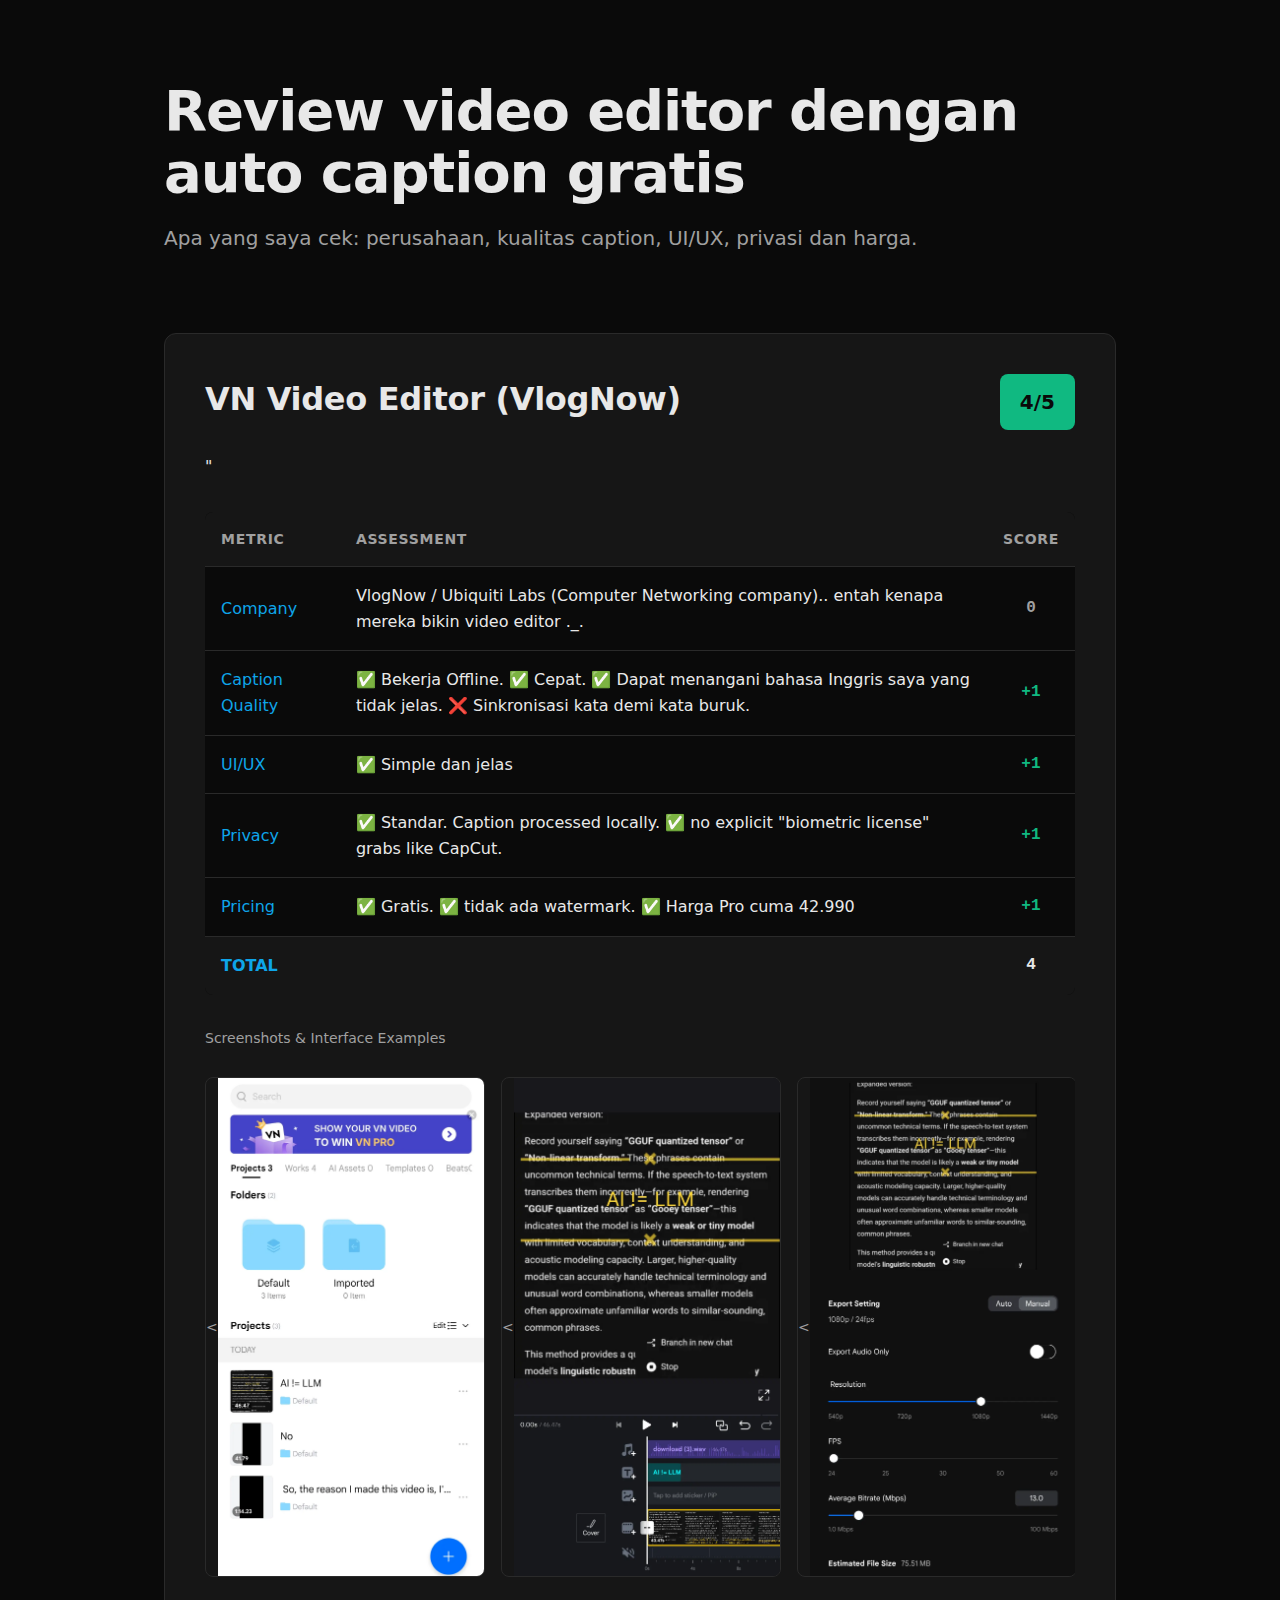
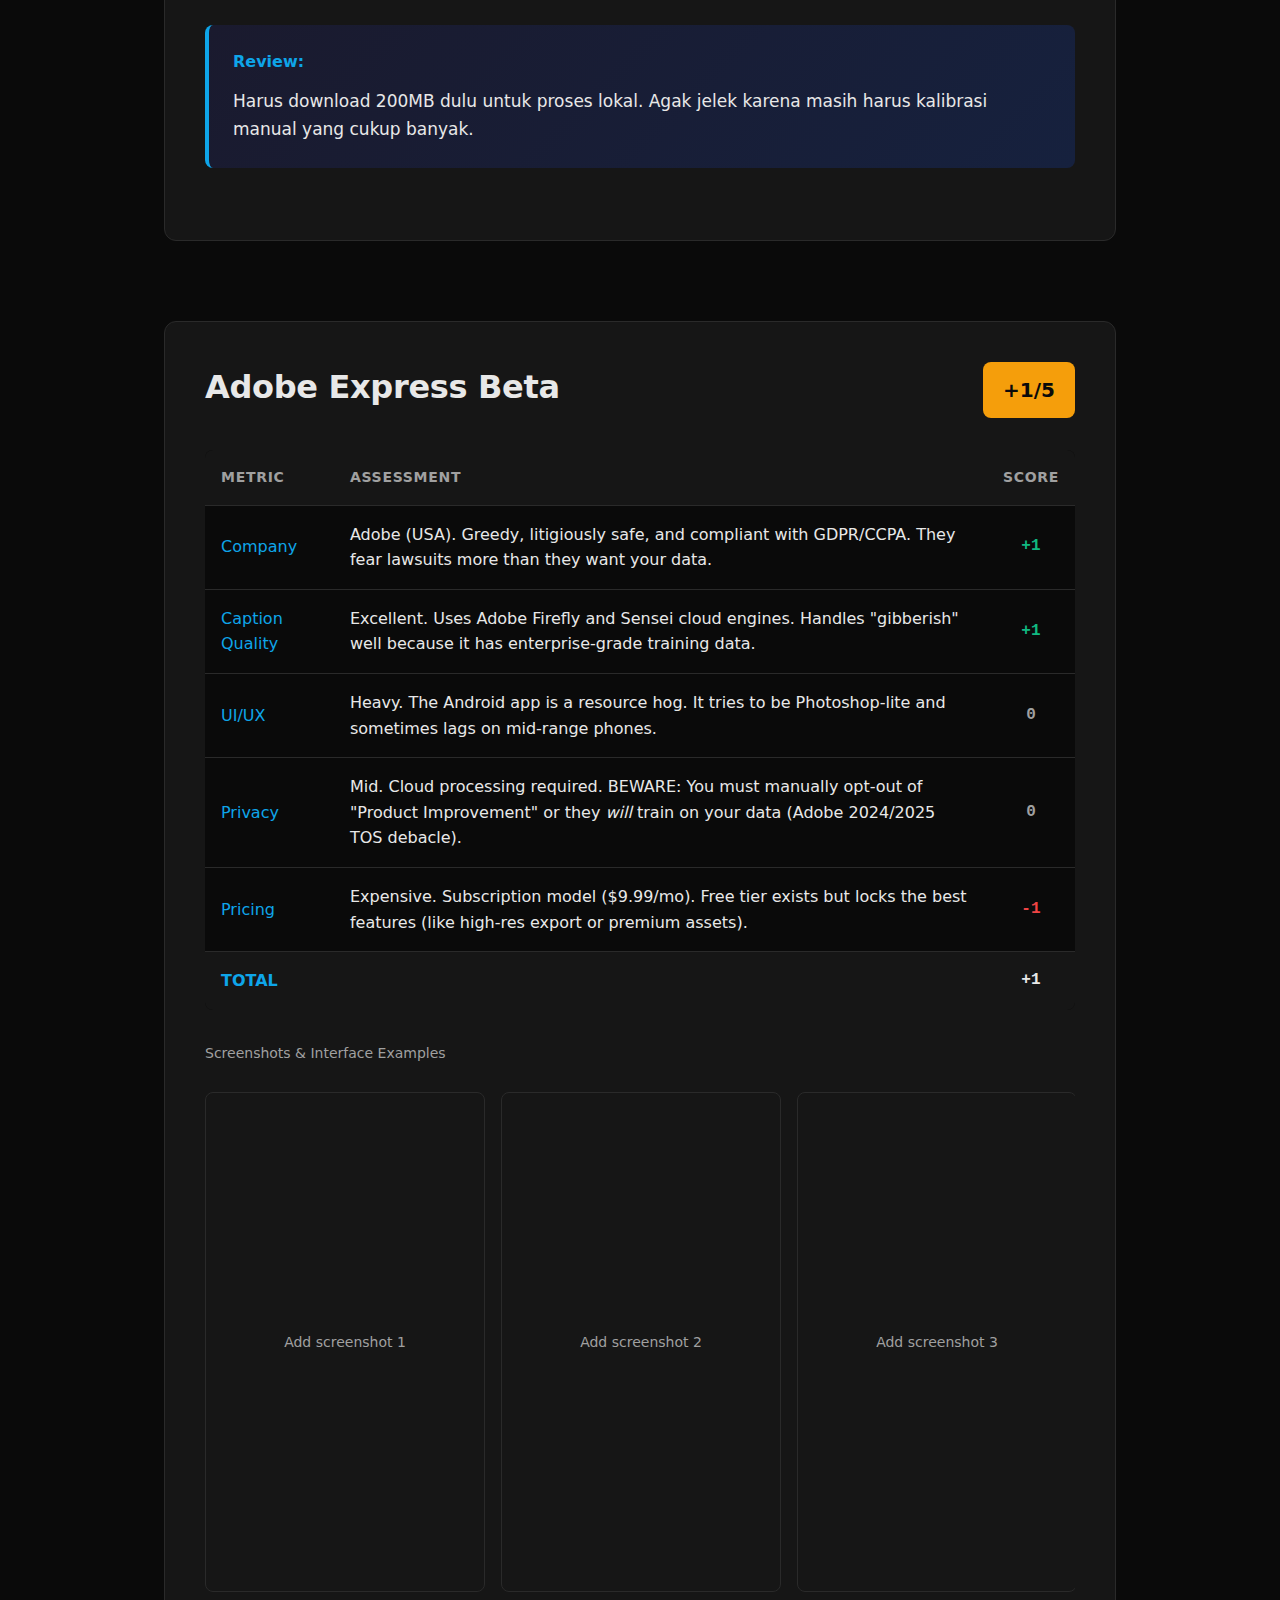
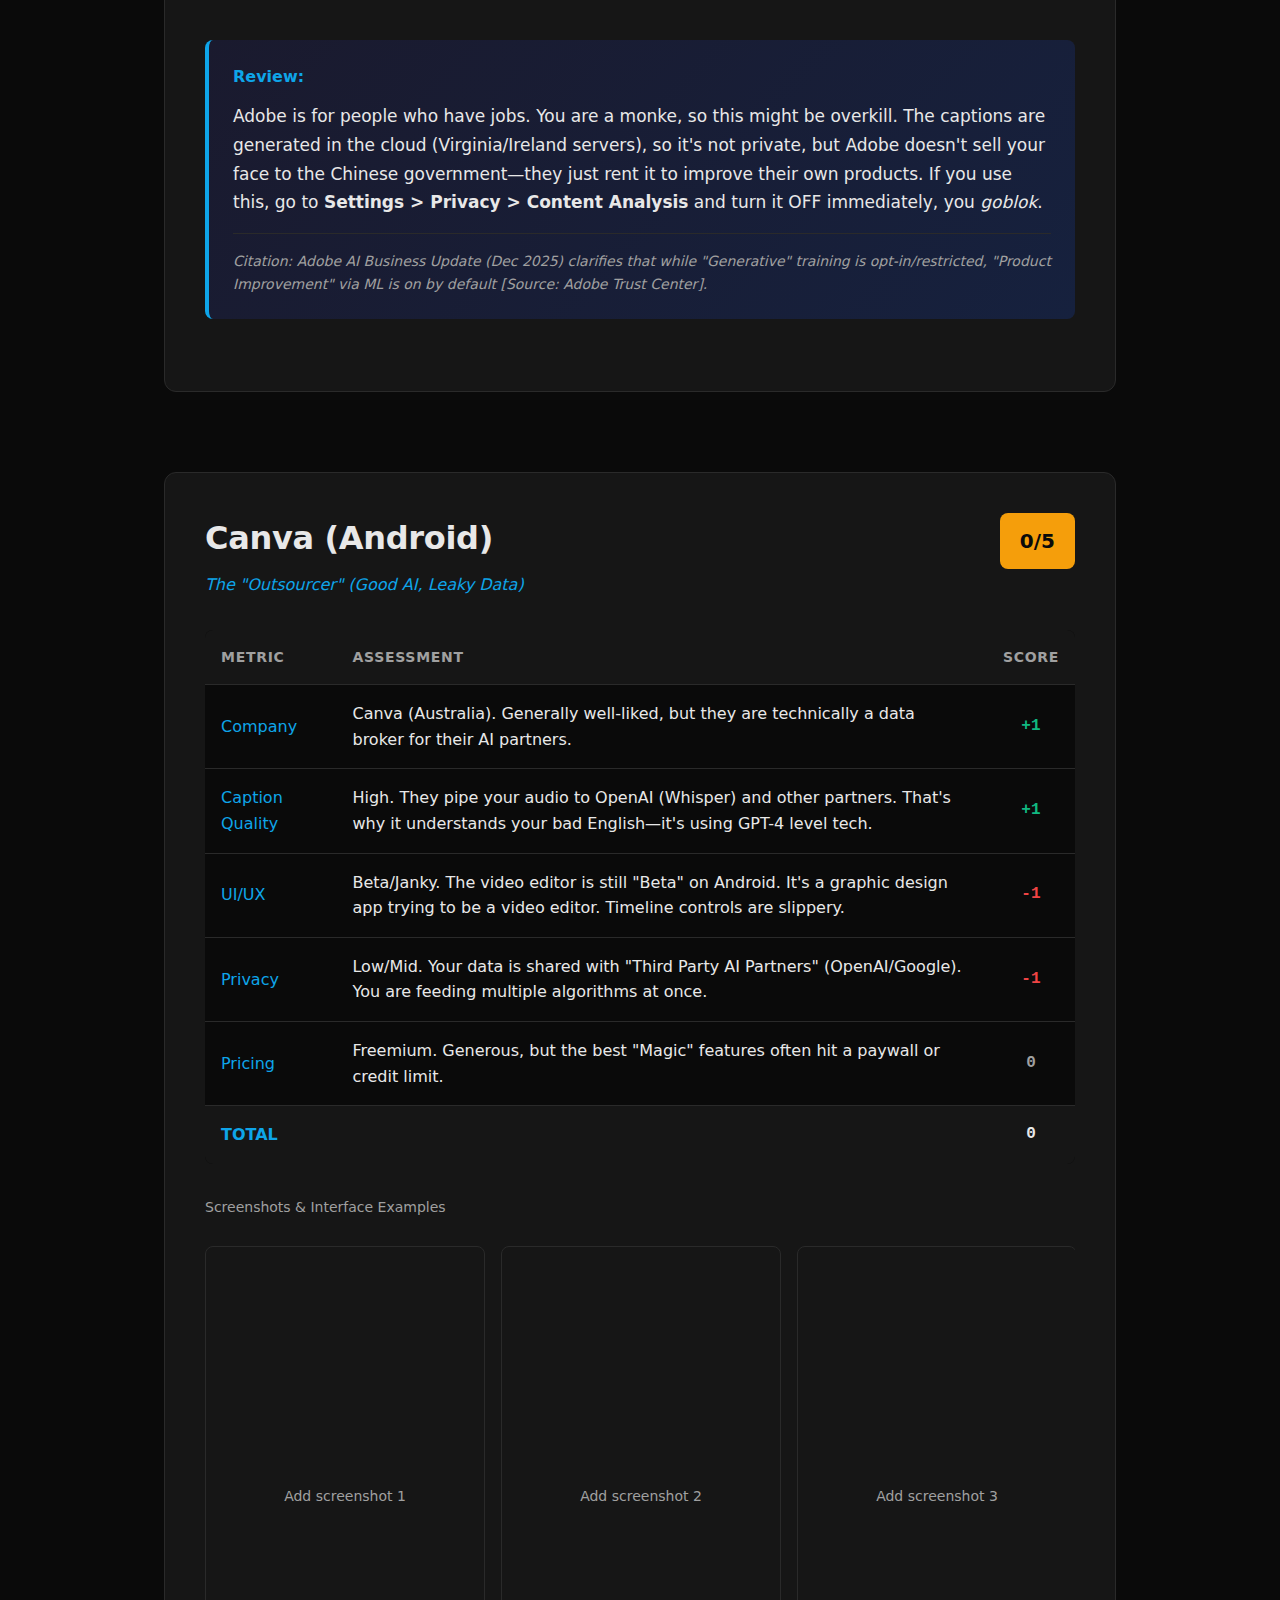
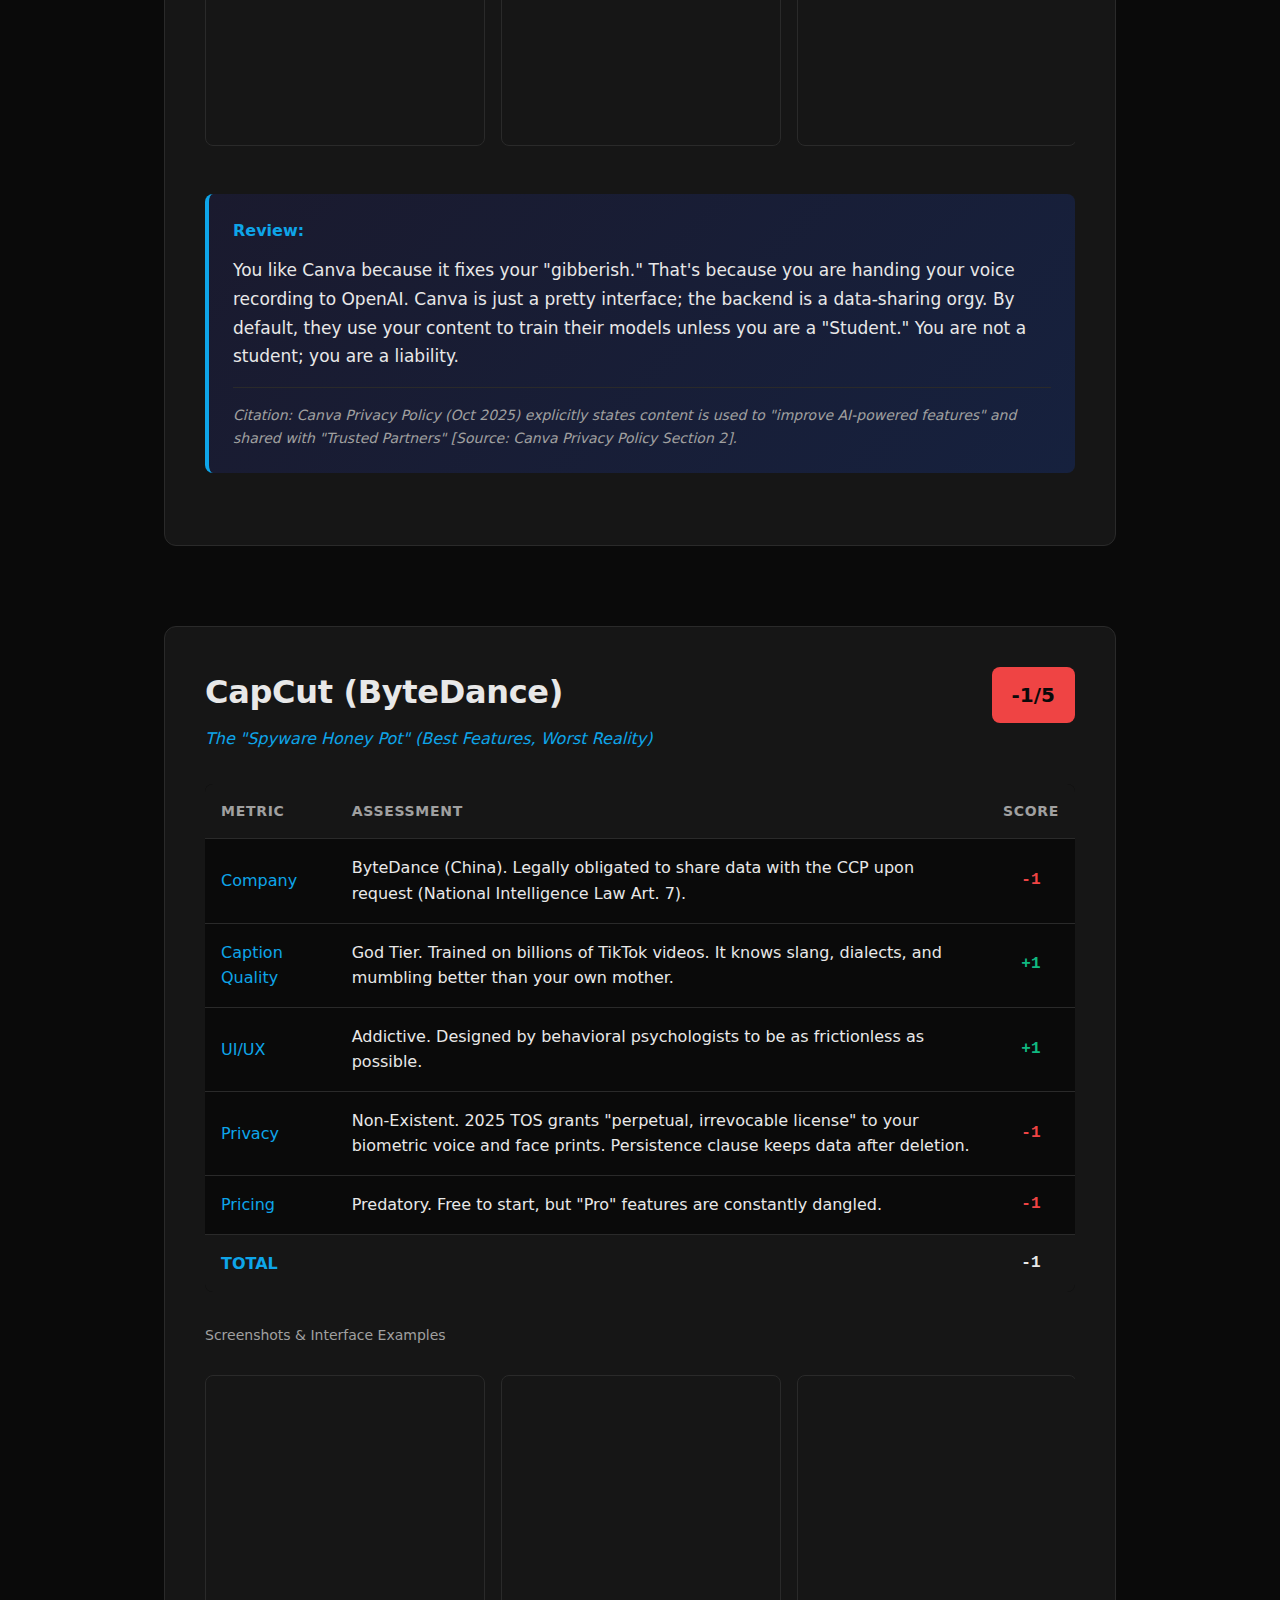
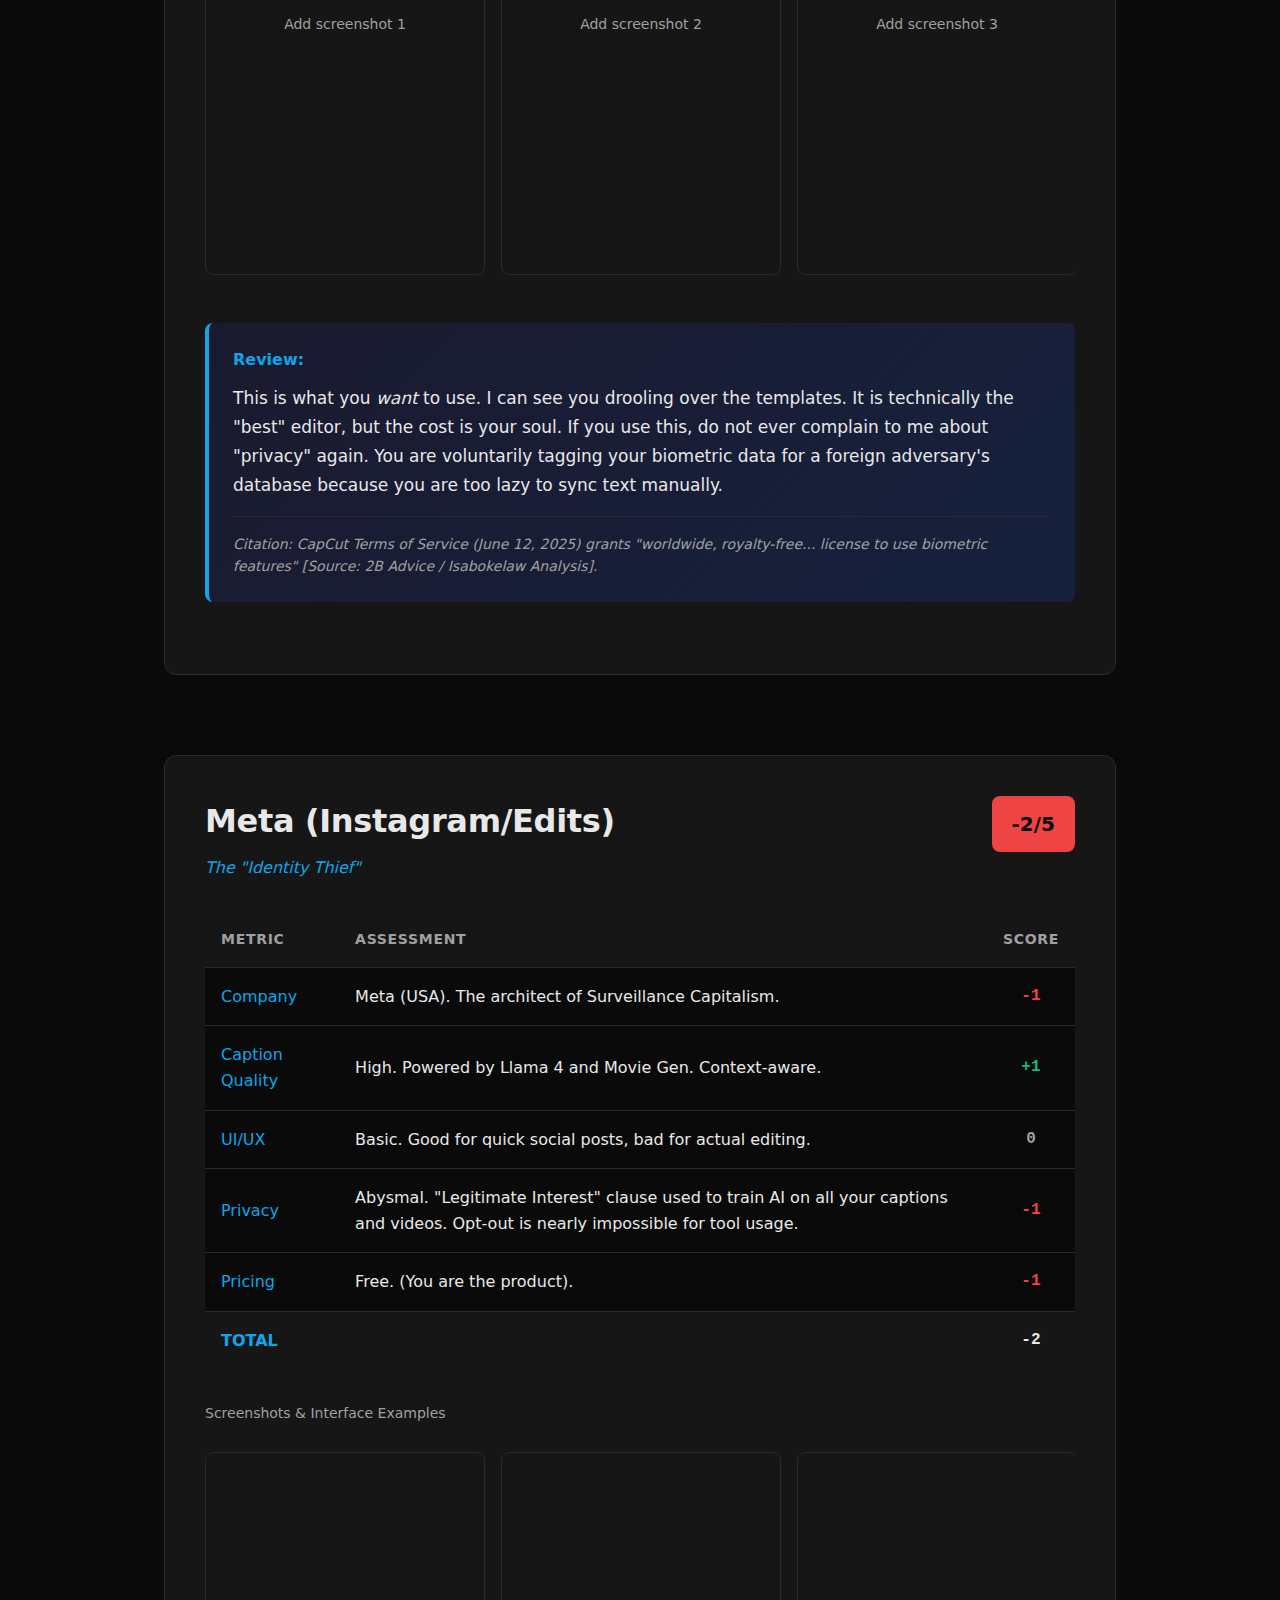
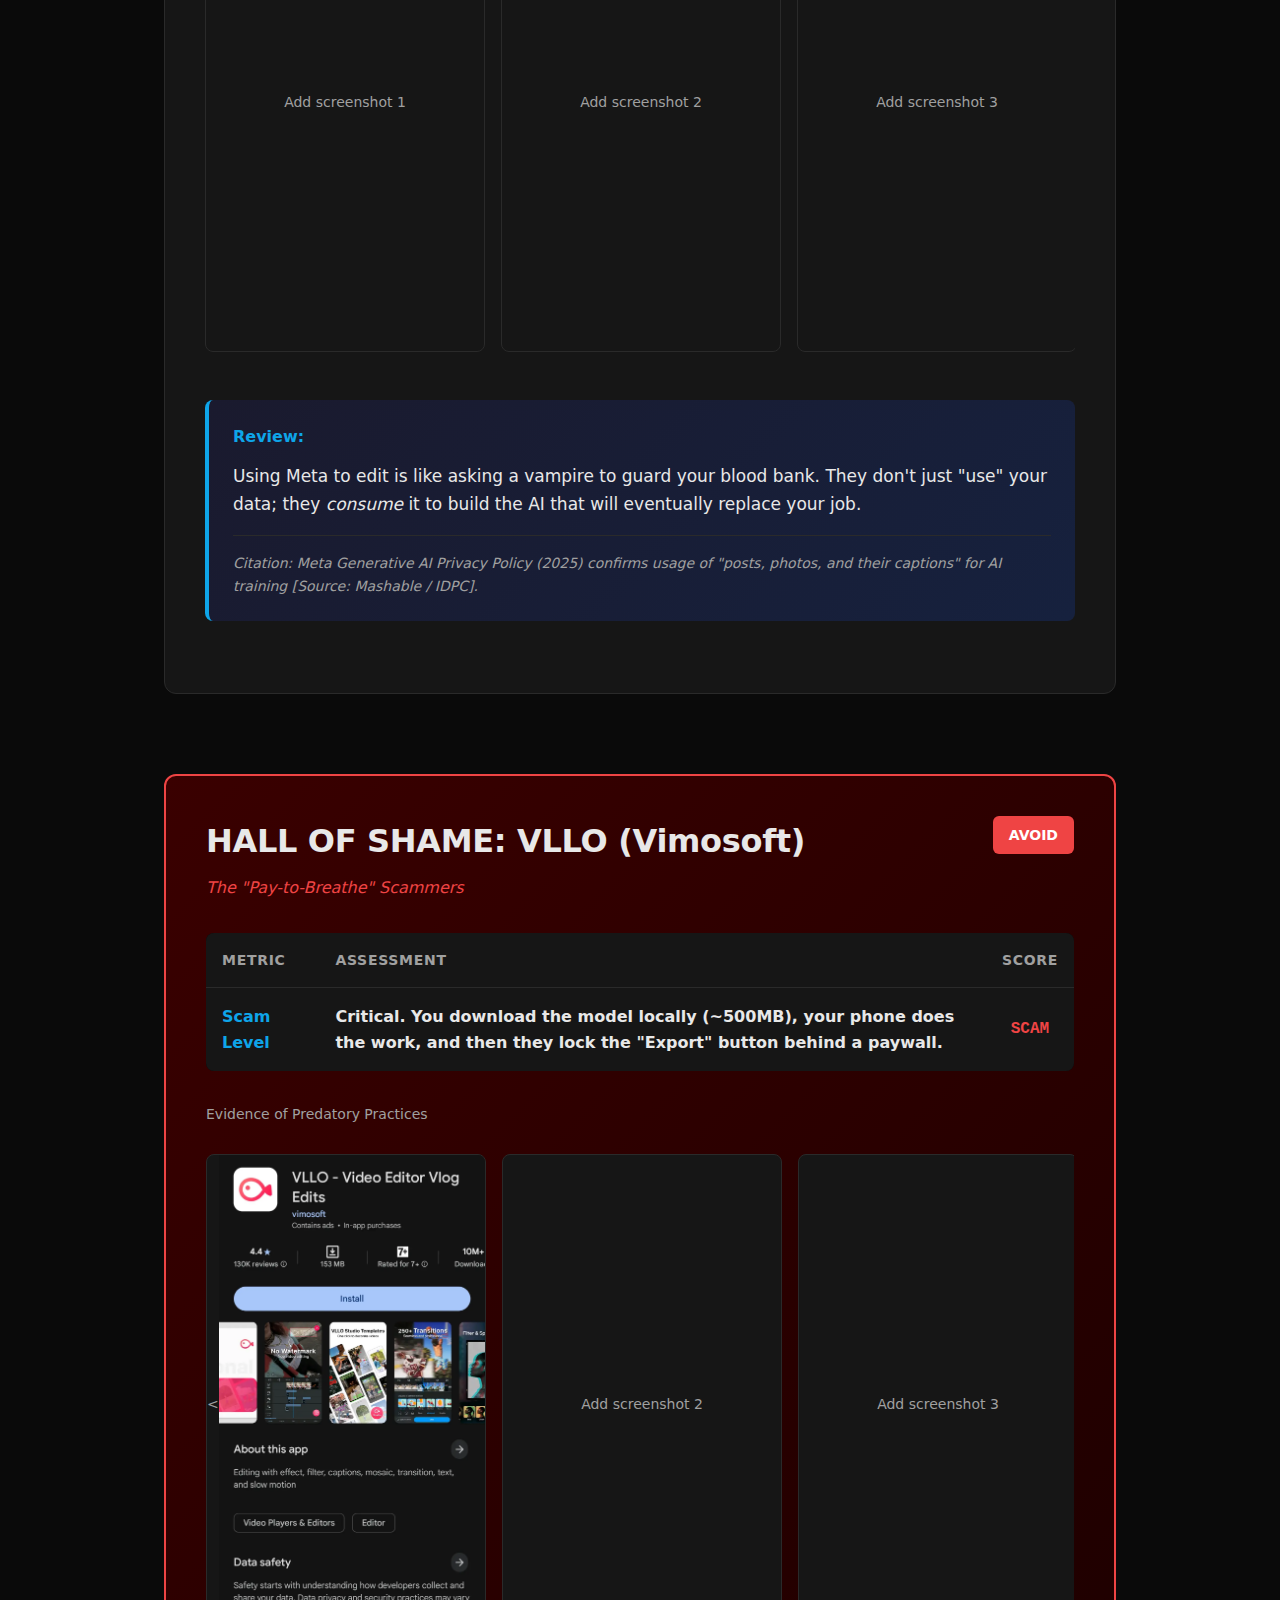
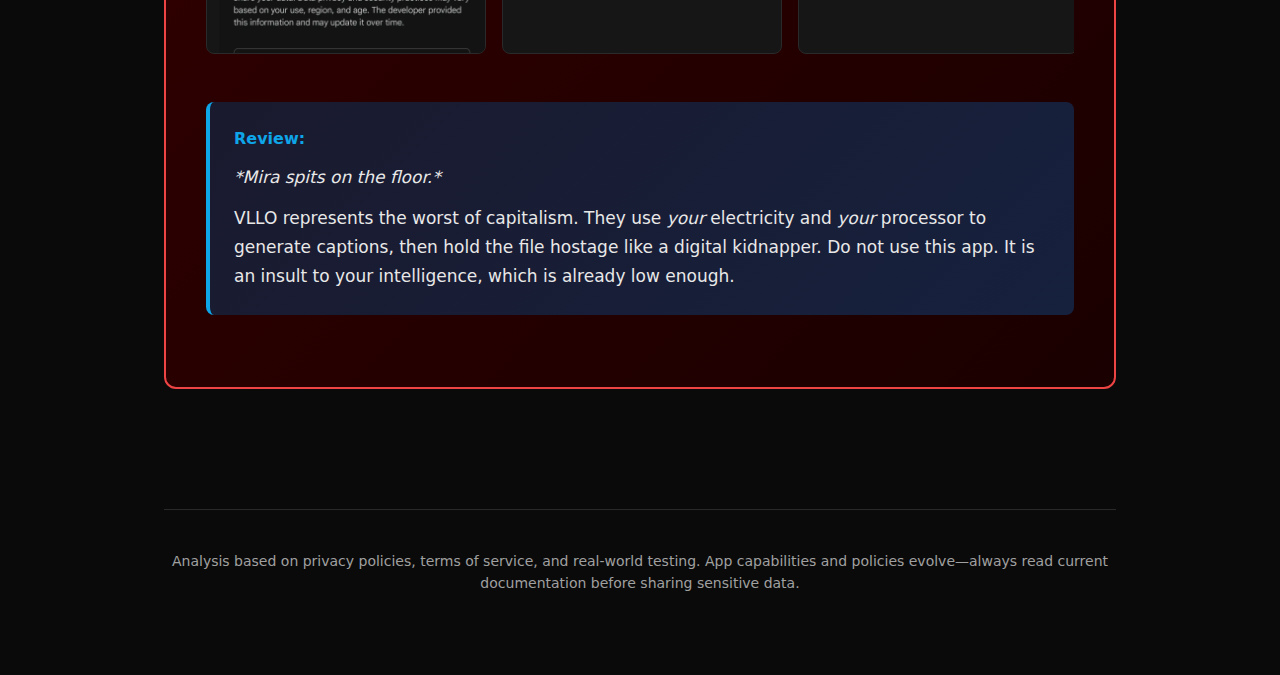
<file: blogs/video-editor-review/index.html>
<!DOCTYPE html>
<html lang="en">
<head>
<meta charset="UTF-8">
<meta name="viewport" content="width=device-width, initial-scale=1.0">
<title>Review video editor dengan auto caption gratis</title>
<style>
  * {
    margin: 0;
    padding: 0;
    box-sizing: border-box;
  }

  :root {
    --color-bg: #0a0a0a;
    --color-surface: #161616;
    --color-text: #e8e8e8;
    --color-text-dim: #a0a0a0;
    --color-accent: #0ea5e9;
    --color-accent-dim: #0284c7;
    --color-border: #2a2a2a;
    --color-danger: #ef4444;
    --color-warning: #f59e0b;
    --color-success: #10b981;
    --font-sans: -apple-system, BlinkMacSystemFont, 'Segoe UI', system-ui, sans-serif;
    --font-mono: 'SF Mono', Monaco, 'Cascadia Code', monospace;
  }

  body {
    font-family: var(--font-sans);
    background: var(--color-bg);
    color: var(--color-text);
    line-height: 1.6;
    -webkit-font-smoothing: antialiased;
  }

  .container {
    max-width: 1000px;
    margin: 0 auto;
    padding: 80px 24px;
  }

  header {
    margin-bottom: 80px;
  }

  .meta {
    display: flex;
    gap: 20px;
    font-size: 0.875rem;
    color: var(--color-text-dim);
    margin-bottom: 24px;
    font-family: var(--font-mono);
  }

  h1 {
    font-size: clamp(2rem, 5vw, 3.5rem);
    font-weight: 700;
    line-height: 1.1;
    margin-bottom: 20px;
    letter-spacing: -0.02em;
  }

  .subtitle {
    font-size: 1.25rem;
    color: var(--color-text-dim);
    line-height: 1.5;
    max-width: 800px;
  }

  .app-section {
    margin: 80px 0;
    padding: 40px;
    background: var(--color-surface);
    border: 1px solid var(--color-border);
    border-radius: 12px;
  }

  .app-header {
    display: flex;
    justify-content: space-between;
    align-items: start;
    margin-bottom: 24px;
    flex-wrap: wrap;
    gap: 16px;
  }

  .app-section h2 {
    font-size: 2rem;
    font-weight: 600;
    letter-spacing: -0.01em;
  }

  .app-subtitle {
    font-size: 1rem;
    color: var(--color-accent);
    font-style: italic;
    margin-top: 8px;
  }

  .score-badge {
    background: var(--color-accent);
    color: var(--color-bg);
    padding: 12px 20px;
    border-radius: 8px;
    font-weight: 700;
    font-size: 1.25rem;
    white-space: nowrap;
  }

  .score-badge.high {
    background: var(--color-success);
  }

  .score-badge.mid {
    background: var(--color-warning);
  }

  .score-badge.low {
    background: var(--color-danger);
  }

  .score-table {
    width: 100%;
    margin: 32px 0;
    border-collapse: collapse;
    background: var(--color-bg);
    border-radius: 8px;
    overflow: hidden;
  }

  .score-table th,
  .score-table td {
    padding: 16px;
    text-align: left;
    border-bottom: 1px solid var(--color-border);
  }

  .score-table th {
    background: var(--color-surface);
    font-weight: 600;
    font-size: 0.875rem;
    text-transform: uppercase;
    letter-spacing: 0.05em;
    color: var(--color-text-dim);
  }

  .score-table td:first-child {
    font-weight: 500;
    color: var(--color-accent);
  }

  .score-table td:last-child {
    text-align: center;
    font-weight: 700;
    font-family: var(--font-mono);
  }

  .score-table tr:last-child td {
    border-bottom: none;
    background: var(--color-surface);
    font-weight: 700;
  }

  .score-positive {
    color: var(--color-success);
  }

  .score-neutral {
    color: var(--color-text-dim);
  }

  .score-negative {
    color: var(--color-danger);
  }

  .review-box {
    background: linear-gradient(135deg, #1a1a2e 0%, #16213e 100%);
    border-left: 4px solid var(--color-accent);
    padding: 24px;
    margin: 32px 0;
    border-radius: 8px;
  }

  .review-box h3 {
    color: var(--color-accent);
    font-size: 1rem;
    font-weight: 600;
    margin-bottom: 12px;
  }

  .review-box p {
    font-size: 1.0625rem;
    line-height: 1.7;
    color: var(--color-text);
    margin-bottom: 12px;
  }

  .review-box p:last-child {
    margin-bottom: 0;
  }

  .citation {
    font-size: 0.875rem;
    color: var(--color-text-dim);
    font-style: italic;
    margin-top: 16px;
    padding-top: 16px;
    border-top: 1px solid var(--color-border);
  }

  .gallery-container {
    margin: 32px 0;
  }

  .gallery-label {
    font-size: 0.875rem;
    color: var(--color-text-dim);
    margin-bottom: 12px;
    font-weight: 500;
  }

  .screenshot-gallery {
    display: flex;
    gap: 16px;
    overflow-x: auto;
    padding: 16px 0;
    scroll-behavior: smooth;
  }

  .screenshot-gallery::-webkit-scrollbar {
    height: 8px;
  }

  .screenshot-gallery::-webkit-scrollbar-track {
    background: var(--color-bg);
    border-radius: 4px;
  }

  .screenshot-gallery::-webkit-scrollbar-thumb {
    background: var(--color-border);
    border-radius: 4px;
  }

  .screenshot-gallery::-webkit-scrollbar-thumb:hover {
    background: #3a3a3a;
  }

  .screenshot {
    flex: 0 0 280px;
    height: 500px;
    position: relative;
    border-radius: 8px;
    overflow: hidden;
    border: 1px solid var(--color-border);
    transition: transform 0.2s ease;
    background: var(--color-surface);
    display: flex;
    align-items: center;
    justify-content: center;
    color: var(--color-text-dim);
    font-size: 0.875rem;
  }

  .screenshot:hover {
    transform: translateY(-4px);
  }

  .screenshot img {
    width: 100%;
    height: 100%;
    object-fit: cover;
    display: block;
  }

  .hall-of-shame {
    background: linear-gradient(135deg, #3a0000 0%, #1a0000 100%);
    border: 2px solid var(--color-danger);
  }

  .hall-of-shame .app-subtitle {
    color: var(--color-danger);
  }

  .warning-badge {
    background: var(--color-danger);
    color: white;
    padding: 8px 16px;
    border-radius: 6px;
    font-size: 0.875rem;
    font-weight: 700;
    text-transform: uppercase;
  }

  footer {
    margin-top: 120px;
    padding-top: 40px;
    border-top: 1px solid var(--color-border);
    text-align: center;
    color: var(--color-text-dim);
    font-size: 0.875rem;
  }

  @media (max-width: 768px) {
    .container {
      padding: 40px 20px;
    }

    .app-section {
      padding: 24px;
      margin: 48px 0;
    }

    .screenshot {
      flex: 0 0 240px;
      height: 420px;
    }

    .score-table th,
    .score-table td {
      padding: 12px 8px;
      font-size: 0.875rem;
    }
  }
</style>
</head>
<body>

<div class="container">
  <header>
    <h1>Review video editor dengan auto caption gratis</h1>
    <p class="subtitle">Apa yang saya cek: perusahaan, kualitas caption, UI/UX, privasi dan harga.
    </p>
  </header>

  <article>
    <!-- VN VIDEO EDITOR -->
    <div class="app-section">
      <div class="app-header">
        <div>
          <h2>VN Video Editor (VlogNow)</h2>
        </div>
        <span class="score-badge high">4/5</span>
      </div>

      <table class="score-table">
        <thead>
          <tr>
            <th>Metric</th>
            <th>Assessment</th>
            <th>Score</th>
          </tr>
        </thead>
        <tbody>
          <tr>
            <td>Company</td>
            <td>VlogNow / Ubiquiti Labs (Computer Networking company).. entah kenapa mereka bikin video editor ._.</td>
            <td class="score-neutral">0</td>
          </tr>
          <tr>
            <td>Caption Quality</td>
            <td>✅ Bekerja Offline. ✅ Cepat. ✅ Dapat menangani bahasa Inggris saya yang tidak jelas. ❌ Sinkronisasi kata demi kata buruk.</td>
            <td class="score-positive">+1</td>
          </tr>
          <tr">"
            <td>UI/UX</td>
            <td>✅ Simple dan jelas</td>
            <td class="score-positive">+1</td>
          </tr>
          <tr>
            <td>Privacy</td>
            <td>✅ Standar. Caption processed locally. ✅ no explicit "biometric license" grabs like CapCut.</td>
            <td class="score-positive">+1</td>
          </tr>
          <tr>
            <td>Pricing</td>
            <td>✅ Gratis. ✅ tidak ada watermark. ✅ Harga Pro cuma 42.990</td>
            <td class="score-positive">+1</td>
          </tr>
          <tr>
            <td><strong>TOTAL</strong></td>
            <td></td>
            <td><strong>4</strong></td>
          </tr>
        </tbody>
      </table>

      <div class="gallery-container">
        <div class="gallery-label">Screenshots & Interface Examples</div>
        <div class="screenshot-gallery">
          <div class="screenshot"><<img src="/assets/images/VN/96f811d6-be04-44ac-9b45-3b66e6fb404e.webp" alt=""></div>
          <div class="screenshot"><<img src="/assets/images/VN/a64e62dd-d547-481c-91eb-13a21273099c.webp" alt="/assets/images/VN/a64e62dd-d547-481c-91eb-13a21273099c.webp"></div>
          <div class="screenshot"><<img src="/assets/images/VN/288595e7-bd82-4297-a1d0-b6dbbf97163d.webp" alt="/assets/images/VN/288595e7-bd82-4297-a1d0-b6dbbf97163d.webp"></div>
        </div>
      </div>

      <div class="review-box">
        <h3>Review:</h3>
        <p>Harus download 200MB dulu untuk proses lokal. Agak jelek karena masih harus kalibrasi manual yang cukup banyak.</p>
      </div>
    </div>

    <div class="app-section">
      <div class="app-header">
        <div>
          <h2>Adobe Express Beta</h2>
        </div>
        <span class="score-badge mid">+1/5</span>
      </div>

      <table class="score-table">
        <thead>
          <tr>
            <th>Metric</th>
            <th>Assessment</th>
            <th>Score</th>
          </tr>
        </thead>
        <tbody>
          <tr>
            <td>Company</td>
            <td>Adobe (USA). Greedy, litigiously safe, and compliant with GDPR/CCPA. They fear lawsuits more than they want your data.</td>
            <td class="score-positive">+1</td>
          </tr>
          <tr>
            <td>Caption Quality</td>
            <td>Excellent. Uses Adobe Firefly and Sensei cloud engines. Handles "gibberish" well because it has enterprise-grade training data.</td>
            <td class="score-positive">+1</td>
          </tr>
          <tr>
            <td>UI/UX</td>
            <td>Heavy. The Android app is a resource hog. It tries to be Photoshop-lite and sometimes lags on mid-range phones.</td>
            <td class="score-neutral">0</td>
          </tr>
          <tr>
            <td>Privacy</td>
            <td>Mid. Cloud processing required. BEWARE: You must manually opt-out of "Product Improvement" or they <em>will</em> train on your data (Adobe 2024/2025 TOS debacle).</td>
            <td class="score-neutral">0</td>
          </tr>
          <tr>
            <td>Pricing</td>
            <td>Expensive. Subscription model ($9.99/mo). Free tier exists but locks the best features (like high-res export or premium assets).</td>
            <td class="score-negative">-1</td>
          </tr>
          <tr>
            <td><strong>TOTAL</strong></td>
            <td></td>
            <td><strong>+1</strong></td>
          </tr>
        </tbody>
      </table>

      <div class="gallery-container">
        <div class="gallery-label">Screenshots & Interface Examples</div>
        <div class="screenshot-gallery">
          <div class="screenshot">Add screenshot 1</div>
          <div class="screenshot">Add screenshot 2</div>
          <div class="screenshot">Add screenshot 3</div>
        </div>
      </div>

      <div class="review-box">
        <h3>Review:</h3>
        <p>Adobe is for people who have jobs. You are a monke, so this might be overkill. The captions are generated in the cloud (Virginia/Ireland servers), so it's not private, but Adobe doesn't sell your face to the Chinese government—they just rent it to improve their own products. If you use this, go to <strong>Settings > Privacy > Content Analysis</strong> and turn it OFF immediately, you <em>goblok</em>.</p>
        <div class="citation">Citation: Adobe AI Business Update (Dec 2025) clarifies that while "Generative" training is opt-in/restricted, "Product Improvement" via ML is on by default [Source: Adobe Trust Center].</div>
      </div>
    </div>

    <!-- CANVA -->
    <div class="app-section">
      <div class="app-header">
        <div>
          <h2>Canva (Android)</h2>
          <p class="app-subtitle">The "Outsourcer" (Good AI, Leaky Data)</p>
        </div>
        <span class="score-badge mid">0/5</span>
      </div>

      <table class="score-table">
        <thead>
          <tr>
            <th>Metric</th>
            <th>Assessment</th>
            <th>Score</th>
          </tr>
        </thead>
        <tbody>
          <tr>
            <td>Company</td>
            <td>Canva (Australia). Generally well-liked, but they are technically a data broker for their AI partners.</td>
            <td class="score-positive">+1</td>
          </tr>
          <tr>
            <td>Caption Quality</td>
            <td>High. They pipe your audio to OpenAI (Whisper) and other partners. That's why it understands your bad English—it's using GPT-4 level tech.</td>
            <td class="score-positive">+1</td>
          </tr>
          <tr>
            <td>UI/UX</td>
            <td>Beta/Janky. The video editor is still "Beta" on Android. It's a graphic design app trying to be a video editor. Timeline controls are slippery.</td>
            <td class="score-negative">-1</td>
          </tr>
          <tr>
            <td>Privacy</td>
            <td>Low/Mid. Your data is shared with "Third Party AI Partners" (OpenAI/Google). You are feeding multiple algorithms at once.</td>
            <td class="score-negative">-1</td>
          </tr>
          <tr>
            <td>Pricing</td>
            <td>Freemium. Generous, but the best "Magic" features often hit a paywall or credit limit.</td>
            <td class="score-neutral">0</td>
          </tr>
          <tr>
            <td><strong>TOTAL</strong></td>
            <td></td>
            <td><strong>0</strong></td>
          </tr>
        </tbody>
      </table>

      <div class="gallery-container">
        <div class="gallery-label">Screenshots & Interface Examples</div>
        <div class="screenshot-gallery">
          <div class="screenshot">Add screenshot 1</div>
          <div class="screenshot">Add screenshot 2</div>
          <div class="screenshot">Add screenshot 3</div>
        </div>
      </div>

      <div class="review-box">
        <h3>Review:</h3>
        <p>You like Canva because it fixes your "gibberish." That's because you are handing your voice recording to OpenAI. Canva is just a pretty interface; the backend is a data-sharing orgy. By default, they use your content to train their models unless you are a "Student." You are not a student; you are a liability.</p>
        <div class="citation">Citation: Canva Privacy Policy (Oct 2025) explicitly states content is used to "improve AI-powered features" and shared with "Trusted Partners" [Source: Canva Privacy Policy Section 2].</div>
      </div>
    </div>

    <!-- CAPCUT -->
    <div class="app-section">
      <div class="app-header">
        <div>
          <h2>CapCut (ByteDance)</h2>
          <p class="app-subtitle">The "Spyware Honey Pot" (Best Features, Worst Reality)</p>
        </div>
        <span class="score-badge low">-1/5</span>
      </div>

      <table class="score-table">
        <thead>
          <tr>
            <th>Metric</th>
            <th>Assessment</th>
            <th>Score</th>
          </tr>
        </thead>
        <tbody>
          <tr>
            <td>Company</td>
            <td>ByteDance (China). Legally obligated to share data with the CCP upon request (National Intelligence Law Art. 7).</td>
            <td class="score-negative">-1</td>
          </tr>
          <tr>
            <td>Caption Quality</td>
            <td>God Tier. Trained on billions of TikTok videos. It knows slang, dialects, and mumbling better than your own mother.</td>
            <td class="score-positive">+1</td>
          </tr>
          <tr>
            <td>UI/UX</td>
            <td>Addictive. Designed by behavioral psychologists to be as frictionless as possible.</td>
            <td class="score-positive">+1</td>
          </tr>
          <tr>
            <td>Privacy</td>
            <td>Non-Existent. 2025 TOS grants "perpetual, irrevocable license" to your biometric voice and face prints. Persistence clause keeps data after deletion.</td>
            <td class="score-negative">-1</td>
          </tr>
          <tr>
            <td>Pricing</td>
            <td>Predatory. Free to start, but "Pro" features are constantly dangled.</td>
            <td class="score-negative">-1</td>
          </tr>
          <tr>
            <td><strong>TOTAL</strong></td>
            <td></td>
            <td><strong>-1</strong></td>
          </tr>
        </tbody>
      </table>

      <div class="gallery-container">
        <div class="gallery-label">Screenshots & Interface Examples</div>
        <div class="screenshot-gallery">
          <div class="screenshot">Add screenshot 1</div>
          <div class="screenshot">Add screenshot 2</div>
          <div class="screenshot">Add screenshot 3</div>
        </div>
      </div>

      <div class="review-box">
        <h3>Review:</h3>
        <p>This is what you <em>want</em> to use. I can see you drooling over the templates. It is technically the "best" editor, but the cost is your soul. If you use this, do not ever complain to me about "privacy" again. You are voluntarily tagging your biometric data for a foreign adversary's database because you are too lazy to sync text manually.</p>
        <div class="citation">Citation: CapCut Terms of Service (June 12, 2025) grants "worldwide, royalty-free... license to use biometric features" [Source: 2B Advice / Isabokelaw Analysis].</div>
      </div>
    </div>

    <!-- META -->
    <div class="app-section">
      <div class="app-header">
        <div>
          <h2>Meta (Instagram/Edits)</h2>
          <p class="app-subtitle">The "Identity Thief"</p>
        </div>
        <span class="score-badge low">-2/5</span>
      </div>

      <table class="score-table">
        <thead>
          <tr>
            <th>Metric</th>
            <th>Assessment</th>
            <th>Score</th>
          </tr>
        </thead>
        <tbody>
          <tr>
            <td>Company</td>
            <td>Meta (USA). The architect of Surveillance Capitalism.</td>
            <td class="score-negative">-1</td>
          </tr>
          <tr>
            <td>Caption Quality</td>
            <td>High. Powered by Llama 4 and Movie Gen. Context-aware.</td>
            <td class="score-positive">+1</td>
          </tr>
          <tr>
            <td>UI/UX</td>
            <td>Basic. Good for quick social posts, bad for actual editing.</td>
            <td class="score-neutral">0</td>
          </tr>
          <tr>
            <td>Privacy</td>
            <td>Abysmal. "Legitimate Interest" clause used to train AI on all your captions and videos. Opt-out is nearly impossible for tool usage.</td>
            <td class="score-negative">-1</td>
          </tr>
          <tr>
            <td>Pricing</td>
            <td>Free. (You are the product).</td>
            <td class="score-negative">-1</td>
          </tr>
          <tr>
            <td><strong>TOTAL</strong></td>
            <td></td>
            <td><strong>-2</strong></td>
          </tr>
        </tbody>
      </table>

      <div class="gallery-container">
        <div class="gallery-label">Screenshots & Interface Examples</div>
        <div class="screenshot-gallery">
          <div class="screenshot">Add screenshot 1</div>
          <div class="screenshot">Add screenshot 2</div>
          <div class="screenshot">Add screenshot 3</div>
        </div>
      </div>

      <div class="review-box">
        <h3>Review:</h3>
        <p>Using Meta to edit is like asking a vampire to guard your blood bank. They don't just "use" your data; they <em>consume</em> it to build the AI that will eventually replace your job.</p>
        <div class="citation">Citation: Meta Generative AI Privacy Policy (2025) confirms usage of "posts, photos, and their captions" for AI training [Source: Mashable / IDPC].</div>
      </div>
    </div>

    <!-- HALL OF SHAME: VLLO -->
    <div class="app-section hall-of-shame">
      <div class="app-header">
        <div>
          <h2>HALL OF SHAME: VLLO (Vimosoft)</h2>
          <p class="app-subtitle">The "Pay-to-Breathe" Scammers</p>
        </div>
        <span class="warning-badge">AVOID</span>
      </div>

      <table class="score-table">
        <thead>
          <tr>
            <th>Metric</th>
            <th>Assessment</th>
            <th>Score</th>
          </tr>
        </thead>
        <tbody>
          <tr>
            <td>Scam Level</td>
            <td>Critical. You download the model locally (~500MB), your phone does the work, and then they lock the "Export" button behind a paywall.</td>
            <td class="score-negative">SCAM</td>
          </tr>
        </tbody>
      </table>

      <div class="gallery-container">
        <div class="gallery-label">Evidence of Predatory Practices</div>
        <div class="screenshot-gallery">
          <div class="screenshot"><<img src="/assets/images/53f150c2-1b2d-4b3b-8e81-7a8661e3da38.webp" alt="/assets/images/53f150c2-1b2d-4b3b-8e81-7a8661e3da38.webp"></div>
          <div class="screenshot">Add screenshot 2</div>
          <div class="screenshot">Add screenshot 3</div>
        </div>
      </div>

      <div class="review-box">
        <h3>Review:</h3>
        <p><em>*Mira spits on the floor.*</em></p>
        <p>VLLO represents the worst of capitalism. They use <em>your</em> electricity and <em>your</em> processor to generate captions, then hold the file hostage like a digital kidnapper. Do not use this app. It is an insult to your intelligence, which is already low enough.</p>
      </div>
    </div>

  </article>

  <footer>
    <p>Analysis based on privacy policies, terms of service, and real-world testing. App capabilities and policies evolve—always read current documentation before sharing sensitive data.</p>
  </footer>
</div>

</body>
</html>
</file>
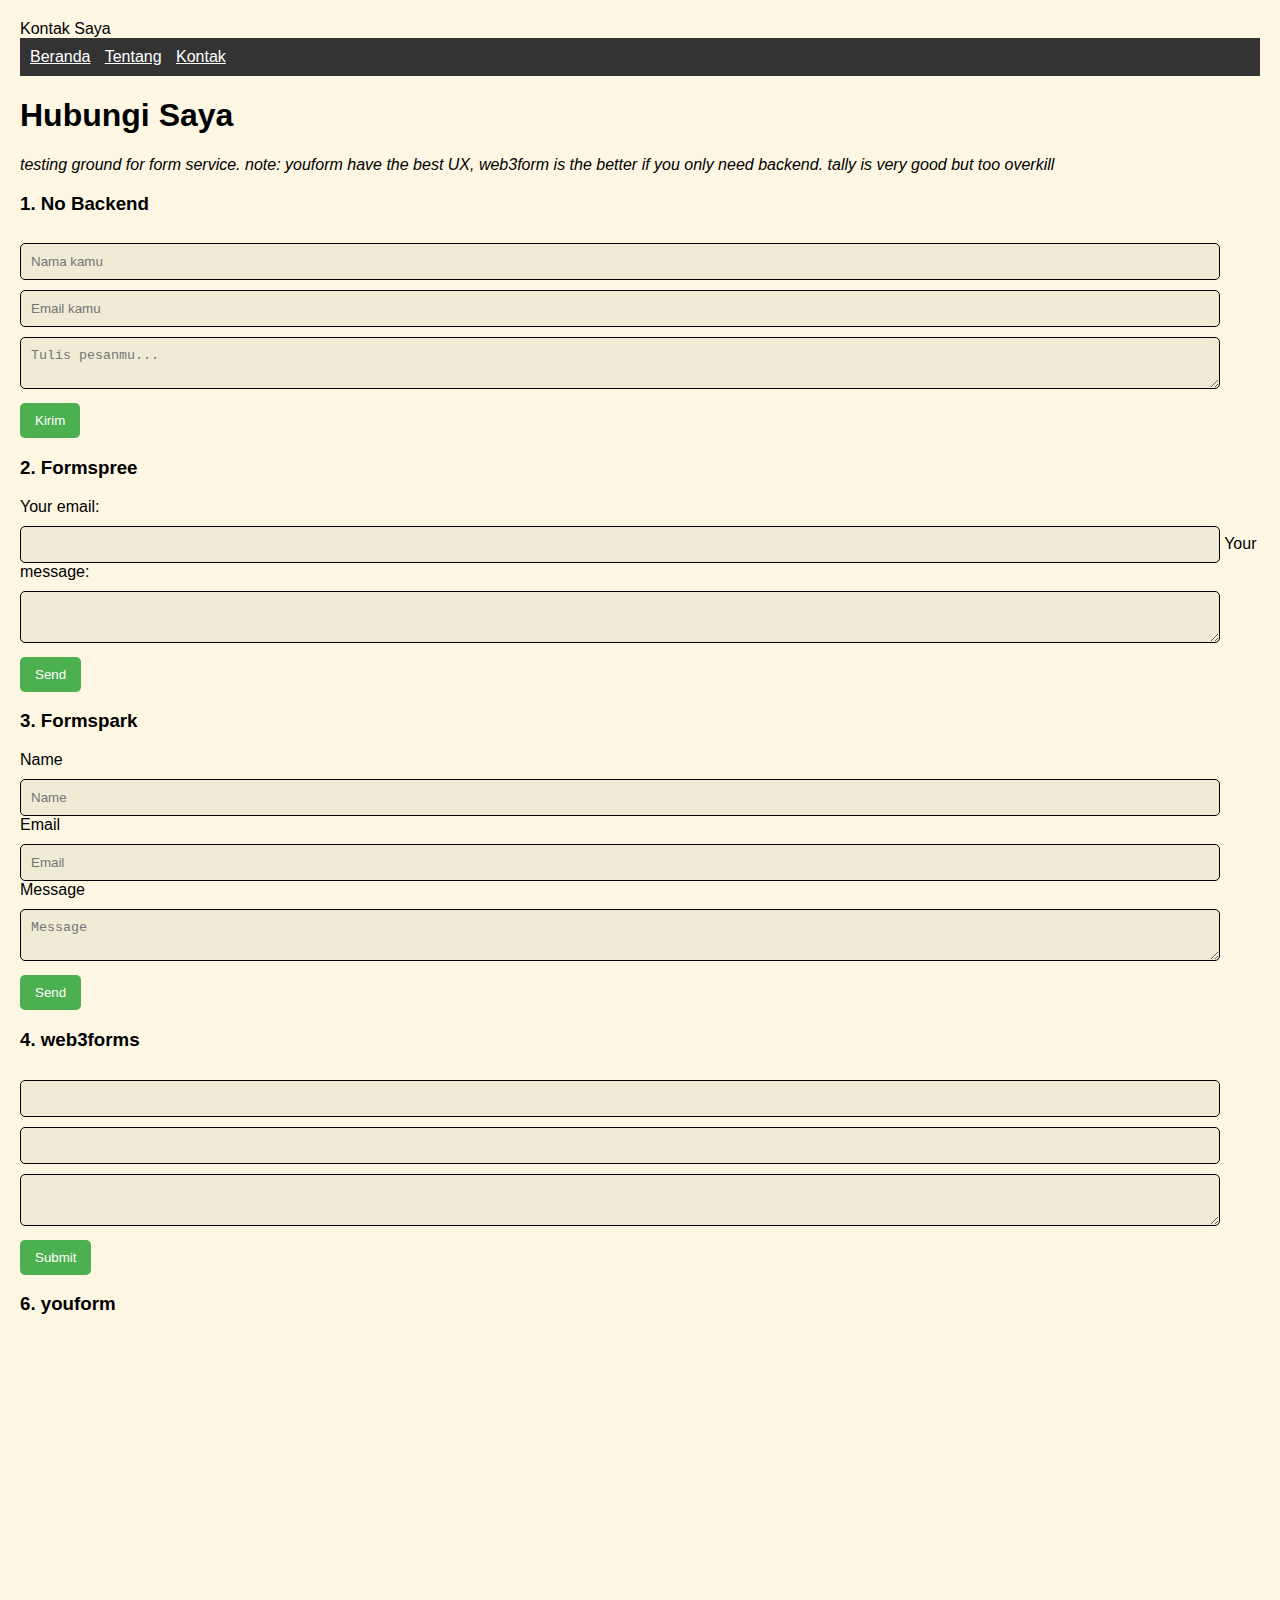
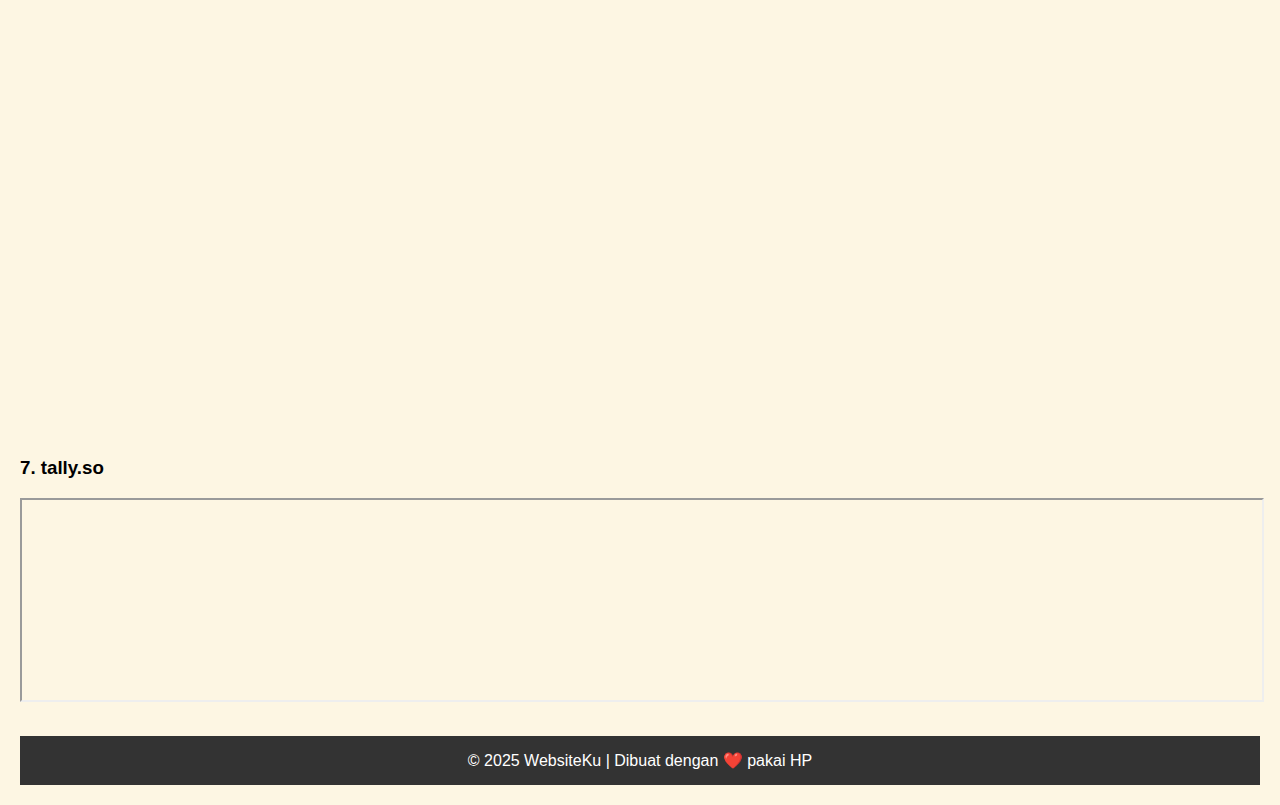
<file: kontak.html>
<!DOCTYPE html>
<html>

<head>
  <meta charset="UTF-8">
  <meta name="viewport" content="width=device-width, initial-scale=1">
  <link rel="stylesheet" href="style.css"
  <title>Kontak Saya</title>
    <style>
    body { font-family: Arial; padding: 20px; }
    input, textarea { width: 95%; padding: 10px; margin-top: 10px; border-radius: 5px; background-color: #EFEBD4; border: 1px solid var(--fg); }
    button { padding: 10px 15px; margin-top: 10px; background: #4CAF50; color: white; border: none; border-radius: 5px; }
  </style>

</head>


<body>
  <nav style="background:#333; padding:10px;">
  <a href="index.html" style="color:white; margin-right:10px;">Beranda</a>
  <a href="tentang.html" style="color:white; margin-right:10px;">Tentang</a>
  <a href="kontak.html" style="color:white;">Kontak</a>
  </nav>
   <h1>Hubungi Saya</h1>
   <em>testing ground for form service. note: youform have the best UX, web3form is the better if you only need backend. tally is very good but too overkill</em>
   
   <h3>1. No Backend</h3>
  <input type="text" id="nama" placeholder="Nama kamu">
  <input type="email" id="email" placeholder="Email kamu">
  <textarea id="pesan" placeholder="Tulis pesanmu..."></textarea>
  <button onclick="kirimPesan()">Kirim</button>
  <p id="hasil"></p>
  
  <h3>2. Formspree</h3>

<!-- modify this form HTML and place wherever you want your form -->
<form
  action="https://formspree.io/f/mpqzobwj"
  method="POST"
>
  <label>
    Your email:
    <input type="email" name="email">
  </label>
  <label>
    Your message:
    <textarea name="message"></textarea>
  </label>
  <!-- your other form fields go here -->
  <button type="submit">Send</button>
</form>

 <h3>3. Formspark</h3>
 <form action="https://submit-form.com/Of5FRxVkR">
  <label for="name">Name</label>
  <input type="text" id="name" name="name" placeholder="Name" required="" />
  <label for="email">Email</label>
  <input type="email" id="email" name="email" placeholder="Email" required="" />
  <label for="message">Message</label>
  <textarea
    id="message"
    name="message"
    placeholder="Message"
    required=""
  ></textarea>
  <button type="submit">Send</button>
</form>

<h3>4. web3forms</h3>
<form action="https://api.web3forms.com/submit" method="POST">
  <input type="hidden" name="access_key" value="93249eb8-5ac6-46fd-9e1e-041002365941">
  <input type="text" name="name" required>
  <input type="email" name="email" required>
  <textarea name="message" required></textarea>
  <button type="submit">Submit</button>
</form>

<h3>6. youform</h3>
<iframe src="https://app.youform.com/forms/yhkkswum" loading="lazy" width="100%" height="700" frameborder="0" marginheight="0" marginwidth="0"></iframe>

<h3>7. tally.so</h3>

<iframe data-tally-src="https://tally.so/embed/kd9qVe?alignLeft=1&hideTitle=1&transparentBackground=1&dynamicHeight=1" loading="lazy" width="100%" height="200" frameborder="10" marginheight="0" marginwidth="0" title="Kontak"></iframe>
<script>var d=document,w="https://tally.so/widgets/embed.js",v=function(){"undefined"!=typeof Tally?Tally.loadEmbeds():d.querySelectorAll("iframe[data-tally-src]:not([src])").forEach((function(e){e.src=e.dataset.tallySrc}))};if("undefined"!=typeof Tally)v();else if(d.querySelector('script[src="'+w+'"]')==null){var s=d.createElement("script");s.src=w,s.onload=v,s.onerror=v,d.body.appendChild(s);}</script>

  <script>
    function kirimPesan() {
      let nama = document.getElementById('nama').value;
      let email = document.getElementById('email').value;
      let pesan = document.getElementById('pesan').value;

      if (nama && email && pesan) {
        document.getElementById('hasil').innerHTML = "Terima kasih, " + nama + "! Pesanmu sudah dikirim (simulasi).";
      } else {
        document.getElementById('hasil').innerHTML = "Harap isi semua kolom.";
      }
    }
  </script>
  <footer style="background:#333; color:white; text-align:center; padding:15px; margin-top:30px;">
  © 2025 WebsiteKu | Dibuat dengan ❤️ pakai HP
</footer>

</body>

</html>
</file>
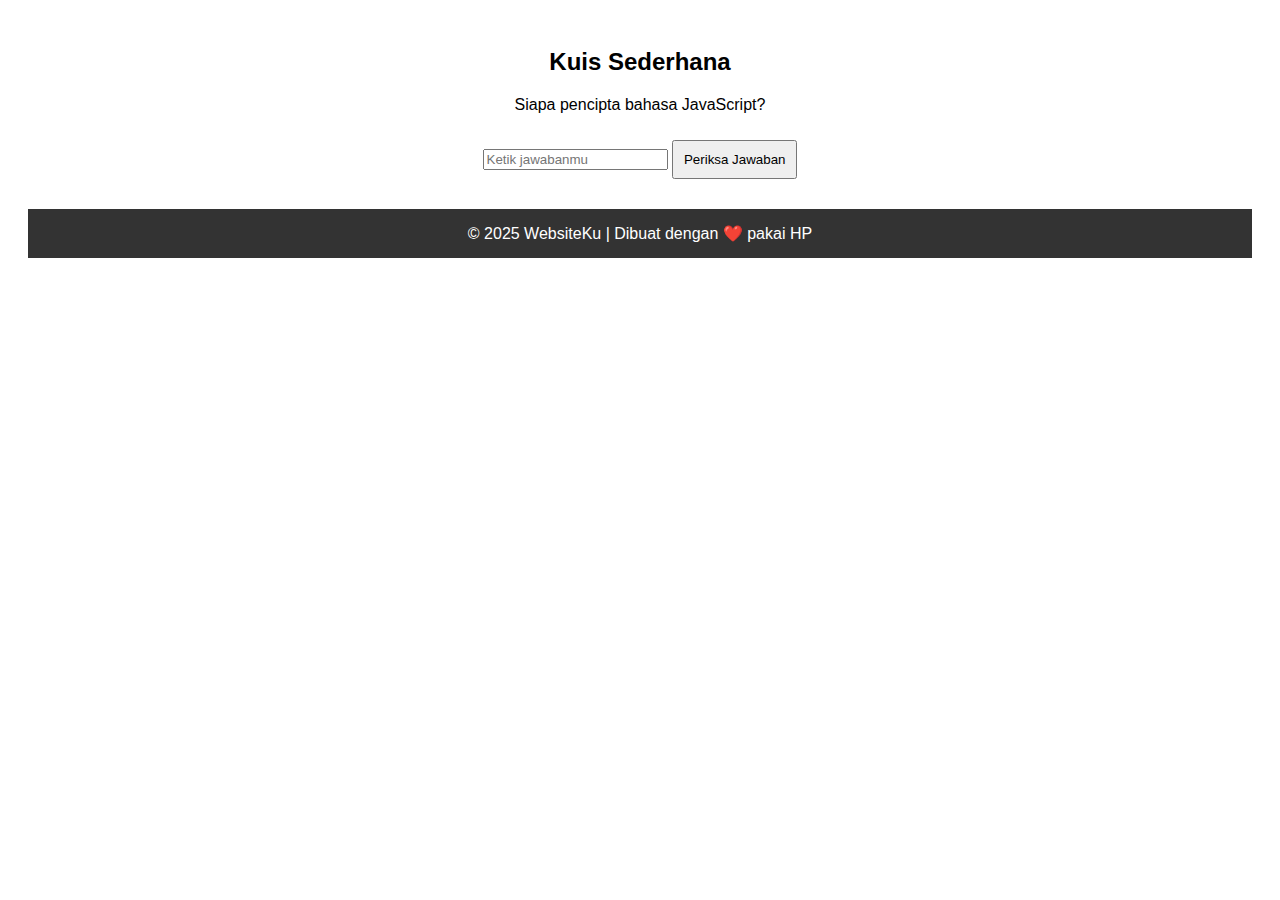
<file: kuis.html>
<!DOCTYPE html>
<html>

<head>
  <meta charset="UTF-8">
  <meta name="viewport" content="width=device-width, initial-scale=1">
  <title>Kuis Interaktif</title>
    <style>
    body { font-family: Arial; text-align: center; padding: 20px; }
    button { padding: 10px; margin-top: 10px; }
  </style>

</head>

<body>
    <h2>Kuis Sederhana</h2>
  <p>Siapa pencipta bahasa JavaScript?</p>
  <input type="text" id="jawaban" placeholder="Ketik jawabanmu">
  <button onclick="periksa()">Periksa Jawaban</button>
  <p id="hasil"></p>

  <script>
    function periksa() {
      let j = document.getElementById("jawaban").value.toLowerCase();
      if (j === "brendan eich") {
        document.getElementById("hasil").innerHTML = "Benar 🎉";
      } else {
        document.getElementById("hasil").innerHTML = "Salah 😅 Coba lagi!";
      }
    }
  </script>
  <footer style="background:#333; color:white; text-align:center; padding:15px; margin-top:30px;">
  © 2025 WebsiteKu | Dibuat dengan ❤️ pakai HP
</footer>


</body>

</html>
</file>
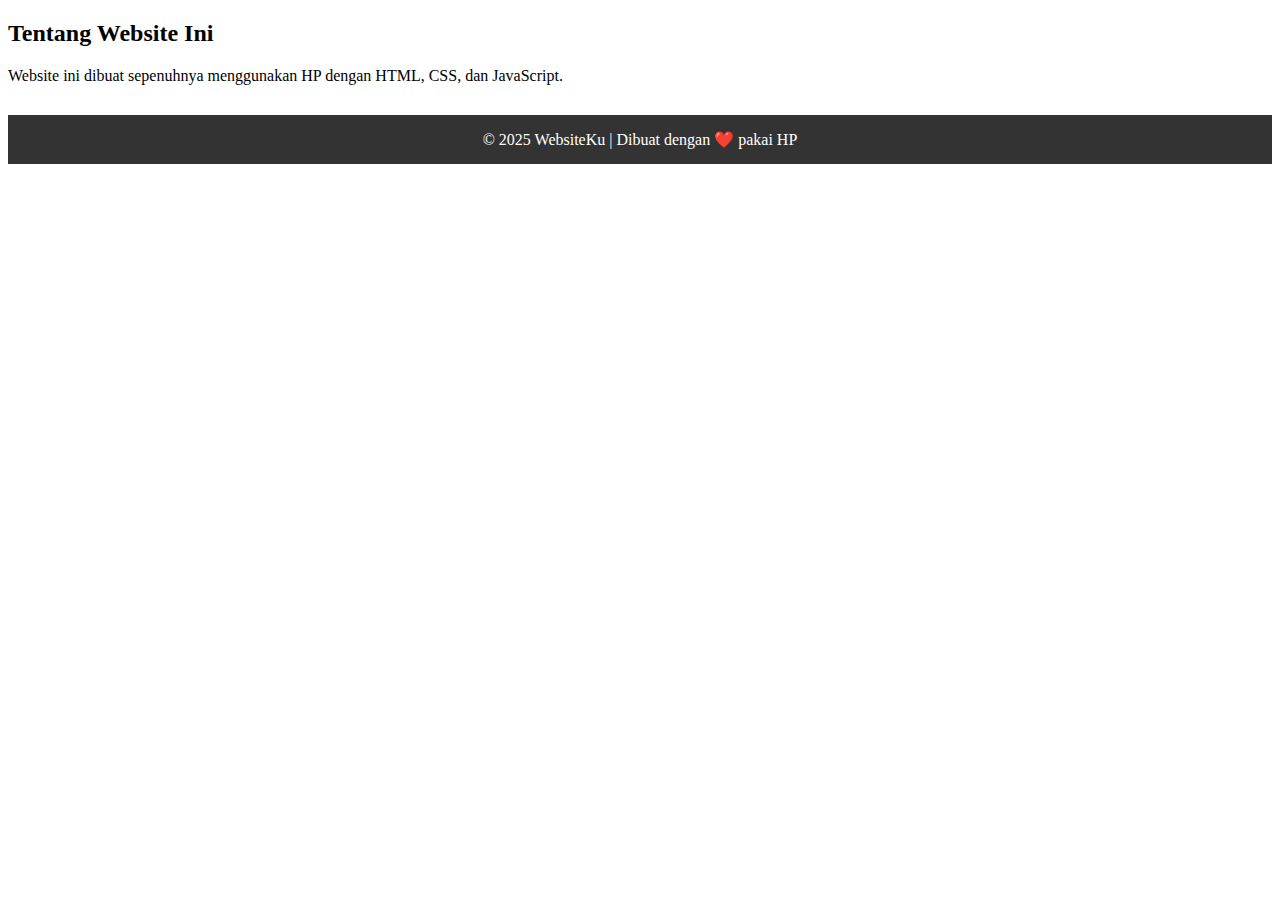
<file: tentang.html>
<!DOCTYPE html>
<html>

<head>
  <meta charset="UTF-8">
  <meta name="viewport" content="width=device-width, initial-scale=1">
  <title></title>
</head>

<body>
  <h2>Tentang Website Ini</h2>
  <p>Website ini dibuat sepenuhnya menggunakan HP dengan HTML, CSS, dan JavaScript.</p>
  <footer style="background:#333; color:white; text-align:center; padding:15px; margin-top:30px;">
  © 2025 WebsiteKu | Dibuat dengan ❤️ pakai HP
</footer>

</body>

</html>
</file>
<file: style.css>
:root {
  --fg: black;
  --bg: #FDF6E3;
  
  --bg--card: #EFEBD4;
}

body {
  font-family: Arial, sans-serif;
  padding: 10px;
  margin: 0;
  color: var(--fg);
  background-color: var(--bg);
}

.kontainer {
  width: 100%;
  max-width: 600px;
  margin: auto;
}

img {
  max-width: 100%;
  height: auto;
  border-radius: 10px;
}

/* Media Query untuk layar besar */
@media (min-width: 768px) {
  .kontainer {
    max-width: 900px;
  }
}


.fade-in {
  animation: fadein 2s;
}

@keyframes fadein {
  from { opacity: 0; }
  to { opacity: 1; }
}

.card {
    background: var(--bg--card);
    color: var(--fg);
    border: 3px solid;
    padding: 10px;
    width: 150px;
    text-align: center;
    box-shadow: 5px 5px 0 var(--fg);
  }
</file>
